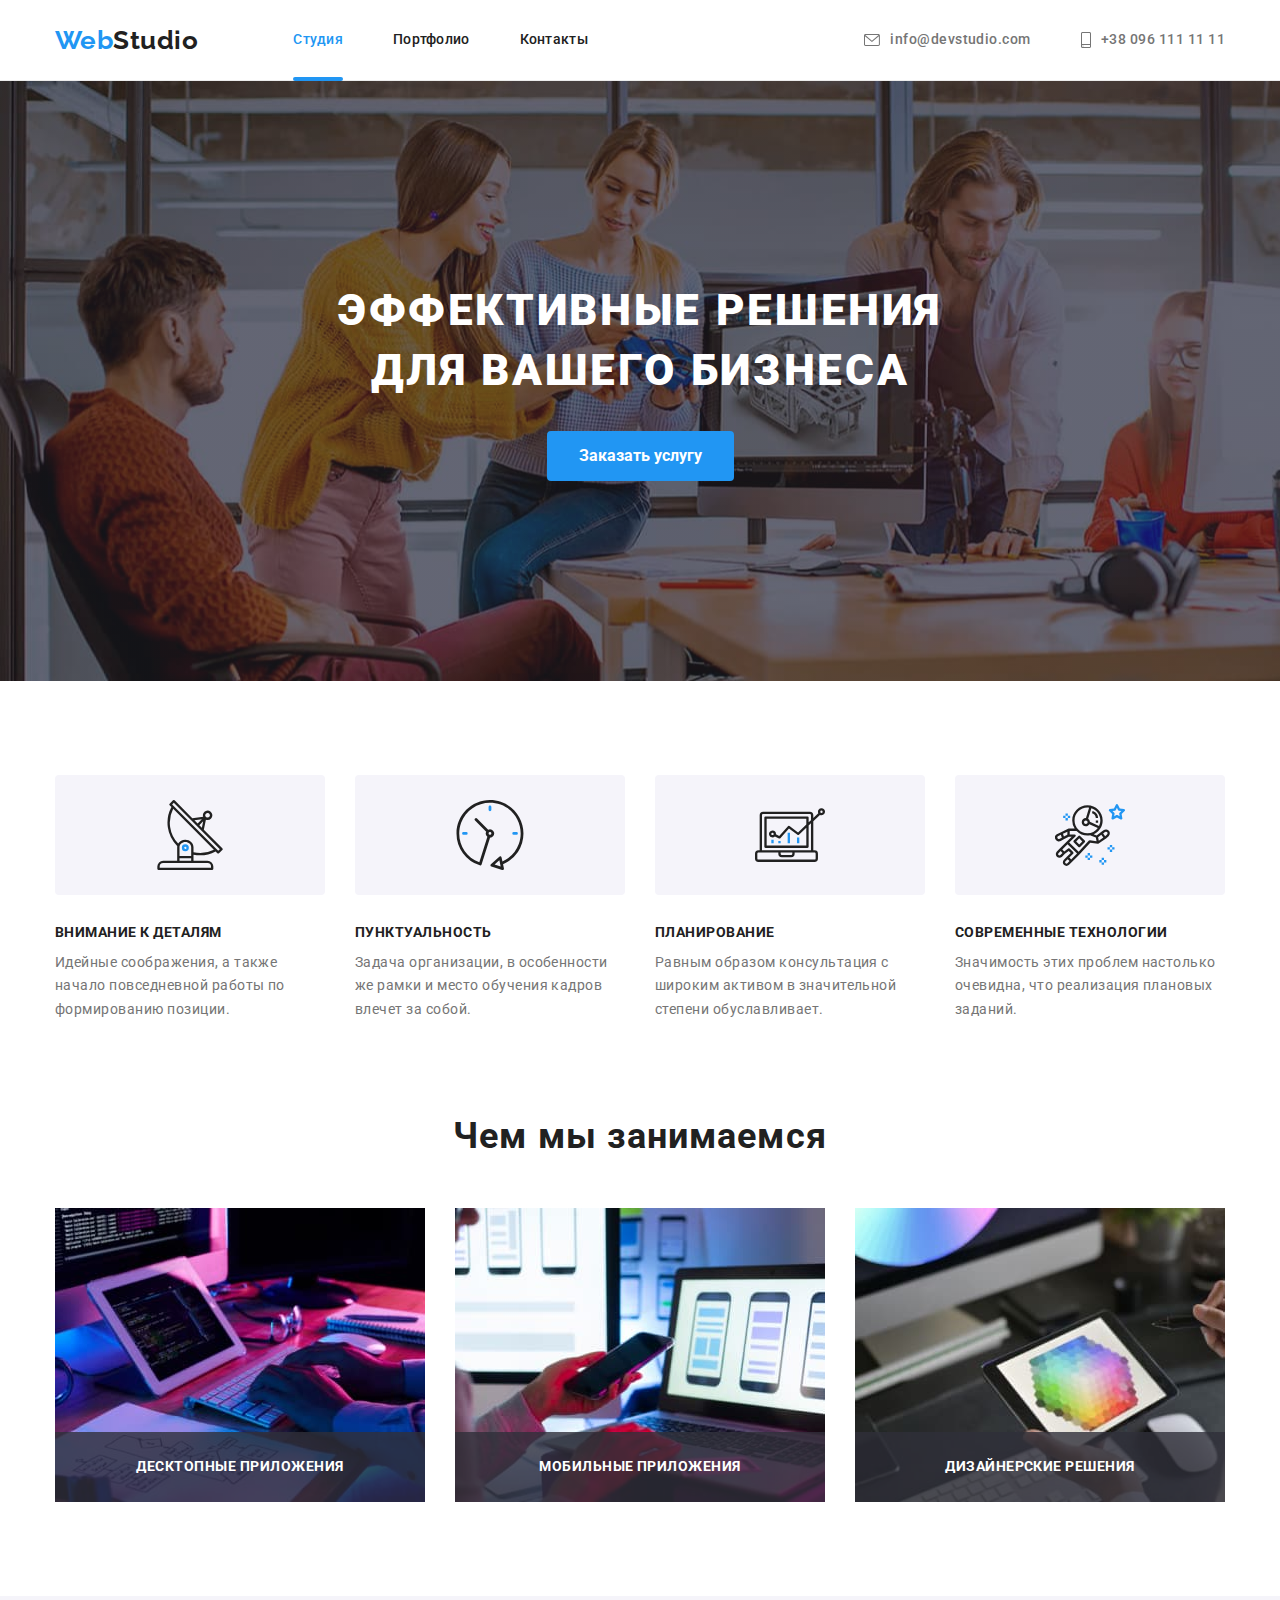
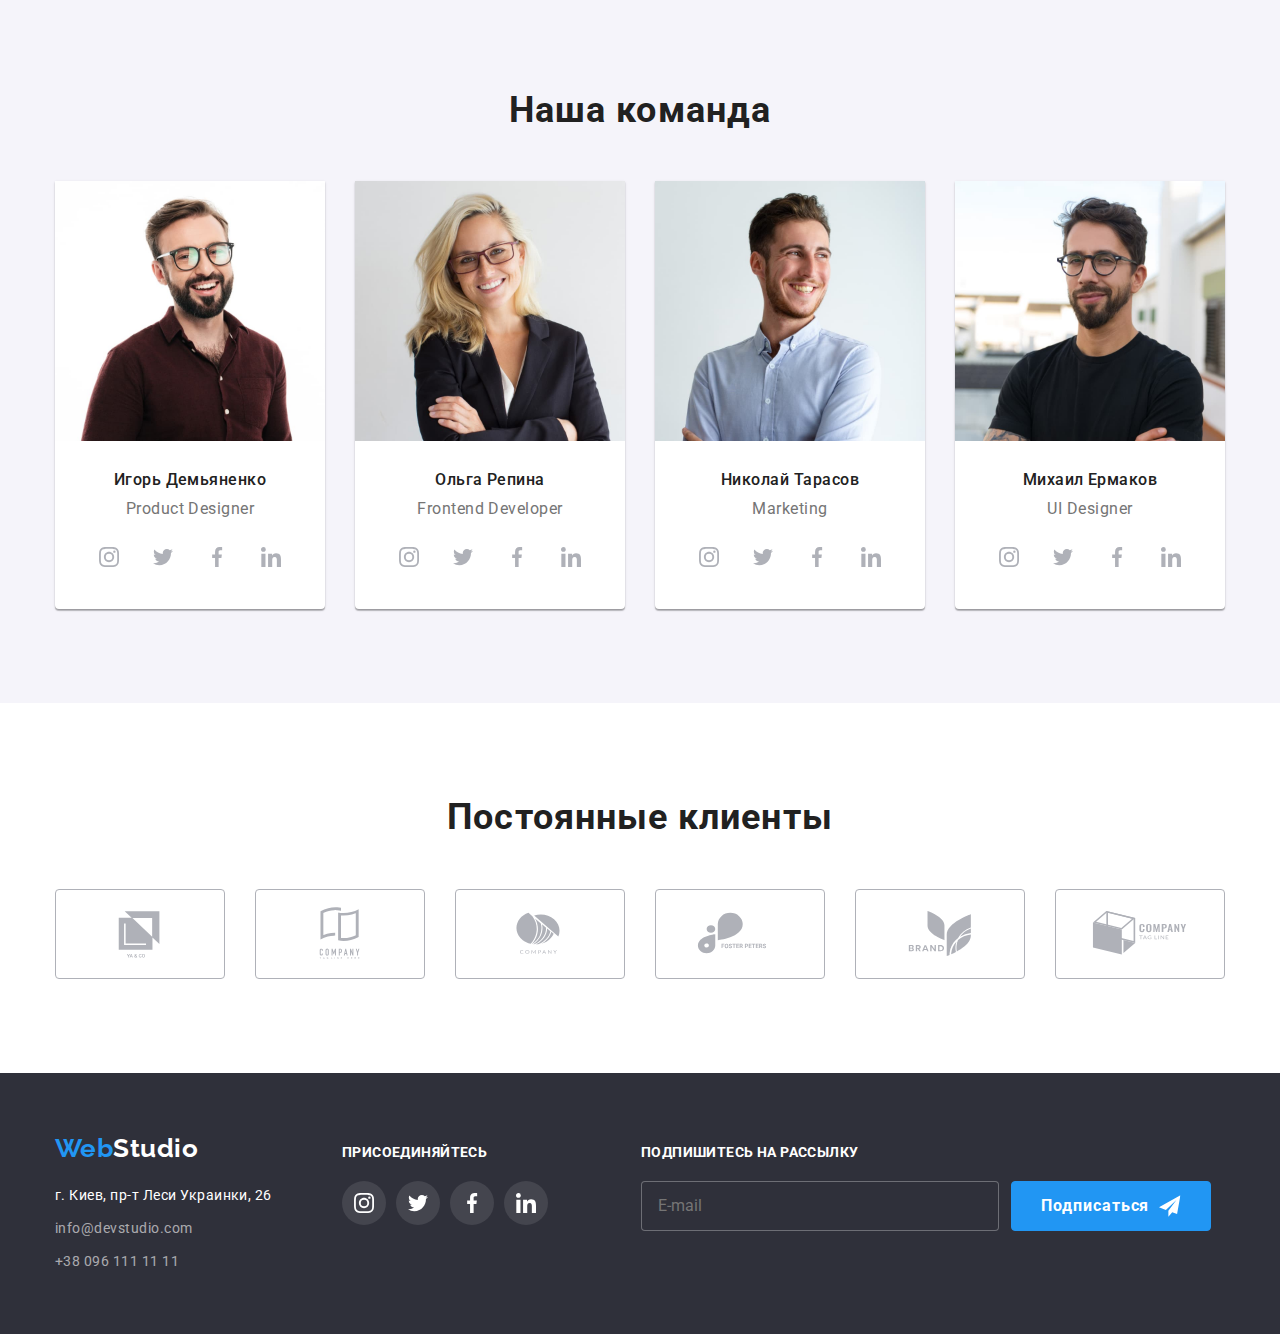
<file: index.html>
<!DOCTYPE html>
<html lang="en">
  <head>
    <meta charset="UTF-8" />
    <meta http-equiv="X-UA-Compatible" content="IE=edge" />
    <meta name="viewport" content="width=device-width, initial-scale=1.0" />
    <title>WebStudio</title>
    <link rel="preconnect" href="https://fonts.googleapis.com" />
    <link rel="preconnect" href="https://fonts.gstatic.com" crossorigin />
    <link
      href="https://fonts.googleapis.com/css2?family=Raleway:wght@700&family=Roboto:wght@400;500;700;900&display=swap"
      rel="stylesheet"
    />
    <link
      rel="stylesheet"
      href="https://cdnjs.cloudflare.com/ajax/libs/modern-normalize/1.1.0/modern-normalize.min.css"
    />
    <link rel="stylesheet" href="./css/styles.css" />
  </head>
  <body>
    <header>
      <div class="container nav">
        <nav>
          <a href="./index.html" class="logo"
            >Web<span class="logo-color">Studio</span></a
          >
          <ul class="site-nav list">
            <li class="item"><a href="" class="link current">Студия</a></li>
            <li class="item">
              <a href="./portfolio.html" class="link">Портфолио</a>
            </li>
            <li class="item"><a href="" class="link">Контакты</a></li>
          </ul>
        </nav>
        <ul class="auth-nav list">
          <li class="item">
            <a href="mailto:info@devstudio.com" class="contacts link">
              <svg class="header-icon" width="16" height="12">
                <use href="./images/symbol-defs.svg#icon-mail"></use>
              </svg>
              info@devstudio.com</a
            >
          </li>
          <li class="item">
            <a href="tel:+380961111111" class="contacts link"
              ><svg class="header-icon" width="10" height="16">
                <use href="./images/symbol-defs.svg#icon-smartphone"></use>
              </svg>
              +38 096 111 11 11</a
            >
          </li>
        </ul>
      </div>
    </header>
    <main>
      <section class="hero overlay">
        <div class="container">
          <h1 class="hero-title">
            Эффективные решения <br />
            для вашего бизнеса
          </h1>
          <button data-modal-open type="button" class="button-hero">
            Заказать услугу
          </button>
          <div class="backdrop is-hidden" data-modal>
            <div class="modal">
              <div class="form-data">
                <p class="form-title">
                  Оставьте свои данные, мы вам перезвоним
                </p>
                <form class="modal-form">
                  <div class="form-field">
                    <label for="name" class="form-label">Имя</label>
                    <input
                      class="form-input"
                      type="text"
                      name="name"
                      id="name"
                      placeholder=" "
                    />
                    <svg class="icon-modal" width="18" height="18">
                      <use
                        href="./images/symbol-defs.svg#icon-person-black-form"
                      ></use>
                    </svg>
                  </div>

                  <div class="form-field">
                    <label for="tel" class="form-label">Телефон</label>
                    <input
                      class="form-input"
                      type="tel"
                      name="tel"
                      id="tel"
                      placeholder=" "
                    />
                    <svg class="icon-modal" width="18" height="18">
                      <use
                        href="./images/symbol-defs.svg#icon-phone-form"
                      ></use>
                    </svg>
                  </div>

                  <div class="form-field">
                    <label for="email" class="form-label">Почта</label>
                    <input
                      class="form-input"
                      type="email"
                      name="email"
                      id="email"
                      placeholder=" "
                    />
                    <svg class="icon-modal" width="18" height="18">
                      <use
                        href="./images/symbol-defs.svg#icon-email-form"
                      ></use>
                    </svg>
                  </div>

                  <div class="form-textarea">
                    <label for="comment" class="form-label">Комментарий</label>
                    <textarea
                      class="textarea-input"
                      name="comment"
                      id="comment"
                      rows="8"
                      placeholder="Введите текст"
                    ></textarea>
                  </div>

                  <div class="form-checkbox">
                    <label class="checkbox-label">
                      <input
                        class="checkbox-input"
                        type="checkbox"
                        name="agree"
                        value="agreement"
                        id="agreement"
                      />
                      <span class="checkbox-icon"></span>
                      <span class="checkbox-span"
                        >Соглашаюсь с рассылкой и принимаю
                        <a href="" class="checkbox-link"
                          >Условия договора</a
                        ></span
                      >
                    </label>
                  </div>

                  <button type="submit" class="modal-form-button">
                    Отправить
                  </button>
                </form>
              </div>
              <button data-modal-close class="overlay-button">
                <svg class="close" width="11" height="11">
                  <use href="./images/symbol-defs.svg#icon-close"></use>
                </svg>
              </button>
            </div>
          </div>
        </div>
      </section>
      <section class="section">
        <div class="container">
          <h2 class="section-title visually-hidden">Наши преимущества</h2>
          <ul class="features list">
            <li class="item">
              <div class="icon-sizes">
                <svg class="features-icon">
                  <use href="./images/symbol-defs.svg#icon-antenna-1"></use>
                </svg>
              </div>
              <h3 class="title">Внимание к деталям</h3>
              <p class="features-description">
                Идейные соображения, а также начало повседневной работы по
                формированию позиции.
              </p>
            </li>
            <li class="item">
              <div class="icon-sizes">
                <svg class="features-icon">
                  <use href="./images/symbol-defs.svg#icon-clock-1"></use>
                </svg>
              </div>
              <h3 class="title">Пунктуальность</h3>
              <p class="features-description">
                Задача организации, в особенности же рамки и место обучения
                кадров влечет за собой.
              </p>
            </li>
            <li class="item">
              <div class="icon-sizes">
                <svg class="features-icon">
                  <use href="./images/symbol-defs.svg#icon-diagram-1"></use>
                </svg>
              </div>
              <h3 class="title">Планирование</h3>
              <p class="features-description">
                Равным образом консультация с широким активом в значительной
                степени обуславливает.
              </p>
            </li>
            <li class="item">
              <div class="icon-sizes">
                <svg class="features-icon">
                  <use href="./images/symbol-defs.svg#icon-astronaut-1"></use>
                </svg>
              </div>
              <h3 class="title">Современные технологии</h3>
              <p class="features-description">
                Значимость этих проблем настолько очевидна, что реализация
                плановых заданий.
              </p>
            </li>
          </ul>
        </div>
      </section>
      <section class="section no-top-padding">
        <div class="container">
          <h2 class="section-title">Чем мы занимаемся</h2>
          <ul class="directions-list list">
            <li class="item">
              <div class="direction-thumb">
                <img
                  src="./images/img.jpeg"
                  alt="Программирование"
                  width="370"
                />
                <div class="direction-description">
                  <p>Десктопные приложения</p>
                </div>
              </div>
            </li>
            <li class="item">
              <div class="direction-thumb">
                <img
                  src="./images/img2.jpeg"
                  alt="Мобильные приложения"
                  width="370"
                />
                <div class="direction-description">
                  <p>Мобильные приложения</p>
                </div>
              </div>
            </li>
            <li class="item">
              <div class="direction-thumb">
                <img src="./images/img3.jpeg" alt="Дизайн" width="370" />
                <div class="direction-description">
                  <p>Дизайнерские решения</p>
                </div>
              </div>
            </li>
          </ul>
        </div>
      </section>
      <section class="section team">
        <div class="container">
          <h2 class="section-title">Наша команда</h2>
          <ul class="members-list list">
            <li class="item">
              <img
                src="./images/img4.jpeg"
                alt="Игорь Демьяненко"
                width="270"
                class="member-photo"
              />
              <div class="member-description">
                <h3 class="member-name">Игорь Демьяненко</h3>
                <p class="work-position">Product Designer</p>

                <ul class="member-socials list">
                  <li class="social-link">
                    <a href="" class="items">
                      <svg class="social-icon" width="20" height="20">
                        <use
                          href="./images/symbol-defs.svg#icon-instagram-2"
                        ></use>
                      </svg>
                    </a>
                  </li>
                  <li class="social-link">
                    <a href="" class="items">
                      <svg class="social-icon" width="20" height="20">
                        <use
                          href="./images/symbol-defs.svg#icon-twitter-1"
                          width="20"
                          height="20"
                        ></use>
                      </svg>
                    </a>
                  </li>
                  <li class="social-link">
                    <a href="" class="items">
                      <svg class="social-icon" width="20" height="20">
                        <use
                          href="./images/symbol-defs.svg#icon-facebook-1"
                          width="20"
                          height="20"
                        ></use>
                      </svg>
                    </a>
                  </li>
                  <li class="social-link">
                    <a href="" class="items">
                      <svg class="social-icon" width="20" height="20">
                        <use
                          href="./images/symbol-defs.svg#icon-linkedin-1"
                          width="20"
                          height="20"
                        ></use>
                      </svg>
                    </a>
                  </li>
                </ul>
              </div>
            </li>
            <li class="item">
              <img
                src="./images/img5.jpeg"
                alt="Ольга Репина"
                width="270"
                class="member-photo"
              />
              <div class="member-description">
                <h3 class="member-name">Ольга Репина</h3>
                <p class="work-position">Frontend Developer</p>
                <ul class="member-socials list">
                  <li class="social-link">
                    <a href="" class="items">
                      <svg class="social-icon" width="20" height="20">
                        <use
                          href="./images/symbol-defs.svg#icon-instagram-2"
                        ></use>
                      </svg>
                    </a>
                  </li>
                  <li class="social-link">
                    <a href="" class="items">
                      <svg class="social-icon" width="20" height="20">
                        <use
                          href="./images/symbol-defs.svg#icon-twitter-1"
                        ></use>
                      </svg>
                    </a>
                  </li>
                  <li class="social-link">
                    <a href="" class="items">
                      <svg class="social-icon" width="20" height="20">
                        <use
                          href="./images/symbol-defs.svg#icon-facebook-1"
                        ></use>
                      </svg>
                    </a>
                  </li>
                  <li class="social-link">
                    <a href="" class="items">
                      <svg class="social-icon" width="20" height="20">
                        <use
                          href="./images/symbol-defs.svg#icon-linkedin-1"
                        ></use>
                      </svg>
                    </a>
                  </li>
                </ul>
              </div>
            </li>
            <li class="item">
              <img
                src="./images/img6.jpeg"
                alt="Николай Тарасов"
                width="270"
                class="member-photo"
              />
              <div class="member-description">
                <h3 class="member-name">Николай Тарасов</h3>
                <p class="work-position">Marketing</p>
                <ul class="member-socials list">
                  <li class="social-link">
                    <a href="" class="items">
                      <svg class="social-icon" width="20" height="20">
                        <use
                          href="./images/symbol-defs.svg#icon-instagram-2"
                        ></use>
                      </svg>
                    </a>
                  </li>
                  <li class="social-link">
                    <a href="" class="items">
                      <svg class="social-icon" width="20" height="20">
                        <use
                          href="./images/symbol-defs.svg#icon-twitter-1"
                        ></use>
                      </svg>
                    </a>
                  </li>
                  <li class="social-link">
                    <a href="" class="items">
                      <svg class="social-icon" width="20" height="20">
                        <use
                          href="./images/symbol-defs.svg#icon-facebook-1"
                        ></use>
                      </svg>
                    </a>
                  </li>
                  <li class="social-link">
                    <a href="" class="items">
                      <svg class="social-icon" width="20" height="20">
                        <use
                          href="./images/symbol-defs.svg#icon-linkedin-1"
                        ></use>
                      </svg>
                    </a>
                  </li>
                </ul>
              </div>
            </li>
            <li class="item">
              <img
                src="./images/img7.jpeg"
                alt="Михаил Ермаков"
                width="270"
                class="member-photo"
              />
              <div class="member-description">
                <h3 class="member-name">Михаил Ермаков</h3>
                <p class="work-position">UI Designer</p>
                <ul class="member-socials list">
                  <li class="social-link">
                    <a href="" class="items">
                      <svg class="social-icon" width="20" height="20">
                        <use
                          href="./images/symbol-defs.svg#icon-instagram-2"
                        ></use>
                      </svg>
                    </a>
                  </li>
                  <li class="social-link">
                    <a href="" class="items">
                      <svg class="social-icon" width="20" height="20">
                        <use
                          href="./images/symbol-defs.svg#icon-twitter-1"
                        ></use>
                      </svg>
                    </a>
                  </li>
                  <li class="social-link">
                    <a href="" class="items">
                      <svg class="social-icon" width="20" height="20">
                        <use
                          href="./images/symbol-defs.svg#icon-facebook-1"
                        ></use>
                      </svg>
                    </a>
                  </li>
                  <li class="social-link">
                    <a href="" class="items">
                      <svg class="social-icon" width="20" height="20">
                        <use
                          href="./images/symbol-defs.svg#icon-linkedin-1"
                        ></use>
                      </svg>
                    </a>
                  </li>
                </ul>
              </div>
            </li>
          </ul>
        </div>
      </section>
      <section class="section">
        <div class="container">
          <h2 class="section-title">Постоянные клиенты</h2>
          <ul class="clients list">
            <li class="client">
              <a href="" class="link-client">
                <svg class="logo-client" width="106" height="60">
                  <use href="./images/symbol-defs.svg#icon-Logo"></use>
                </svg>
              </a>
            </li>
            <li class="client">
              <a href="" class="link-client">
                <svg class="logo-client" width="106" height="60">
                  <use href="./images/symbol-defs.svg#icon-Logo-2"></use>
                </svg>
              </a>
            </li>
            <li class="client">
              <a href="" class="link-client">
                <svg class="logo-client" width="106" height="60">
                  <use href="./images/symbol-defs.svg#icon-Logo-3"></use>
                </svg>
              </a>
            </li>
            <li class="client">
              <a href="" class="link-client">
                <svg class="logo-client" width="106" height="60">
                  <use href="./images/symbol-defs.svg#icon-Logo-4"></use>
                </svg>
              </a>
            </li>
            <li class="client">
              <a href="" class="link-client">
                <svg class="logo-client" width="106" height="60">
                  <use href="./images/symbol-defs.svg#icon-Logo-5"></use>
                </svg>
              </a>
            </li>
            <li class="client">
              <a href="" class="link-client">
                <svg class="logo-client" width="106" height="60">
                  <use href="./images/symbol-defs.svg#icon-Logo-6"></use>
                </svg>
              </a>
            </li>
          </ul>
        </div>
      </section>
    </main>
    <footer class="footer">
      <div class="container">
        <div class="footer-section">
          <a href="./index.html" class="logo"
            >Web<span class="logo-bottom">Studio</span></a
          >

          <address>
            <span class="street">г. Киев, пр-т Леси Украинки, 26</span>
            <ul class="list">
              <li class="list-item">
                <a href="mailto:info@devstudio.com" class="contacts-bottom link"
                  >info@devstudio.com</a
                >
              </li>
              <li class="list-item">
                <a href="tel:+380961111111" class="contacts-bottom link"
                  >+38 096 111 11 11</a
                >
              </li>
            </ul>
          </address>
        </div>
        <div class="footer-section social">
          <h3 class="footer-title">Присоединяйтесь</h3>
          <ul class="member-socials list">
            <li class="social-link-footer">
              <a href="" class="items">
                <svg class="social-icon" width="20" height="20">
                  <use href="./images/symbol-defs.svg#icon-instagram-2"></use>
                </svg>
              </a>
            </li>
            <li class="social-link-footer">
              <a href="" class="items">
                <svg class="social-icon" width="20" height="20">
                  <use href="./images/symbol-defs.svg#icon-twitter-1"></use>
                </svg>
              </a>
            </li>
            <li class="social-link-footer">
              <a href="" class="items">
                <svg class="social-icon" width="20" height="20">
                  <use href="./images/symbol-defs.svg#icon-facebook-1"></use>
                </svg>
              </a>
            </li>
            <li class="social-link-footer">
              <a href="" class="items">
                <svg class="social-icon" width="20" height="20">
                  <use href="./images/symbol-defs.svg#icon-linkedin-1"></use>
                </svg>
              </a>
            </li>
          </ul>
        </div>
        <div class="subscription-section">
          <h3 class="footer-title">подпишитесь на рассылку</h3>
          <form class="footer-form">
            <input
              type="email"
              name="Email"
              id="email-footer"
              placeholder="E-mail"
              class="footer-input"
            />
            <button class="subscription-button" type="submit">
              Подписаться
              <svg width="24px" height="24px" class="telegram-icon">
                <use href="./images/symbol-defs.svg#icon-icon-form"></use>
              </svg>
            </button>
          </form>
        </div>
      </div>
    </footer>
    <script src="./js/modal.js"></script>
  </body>
</html>
</file>
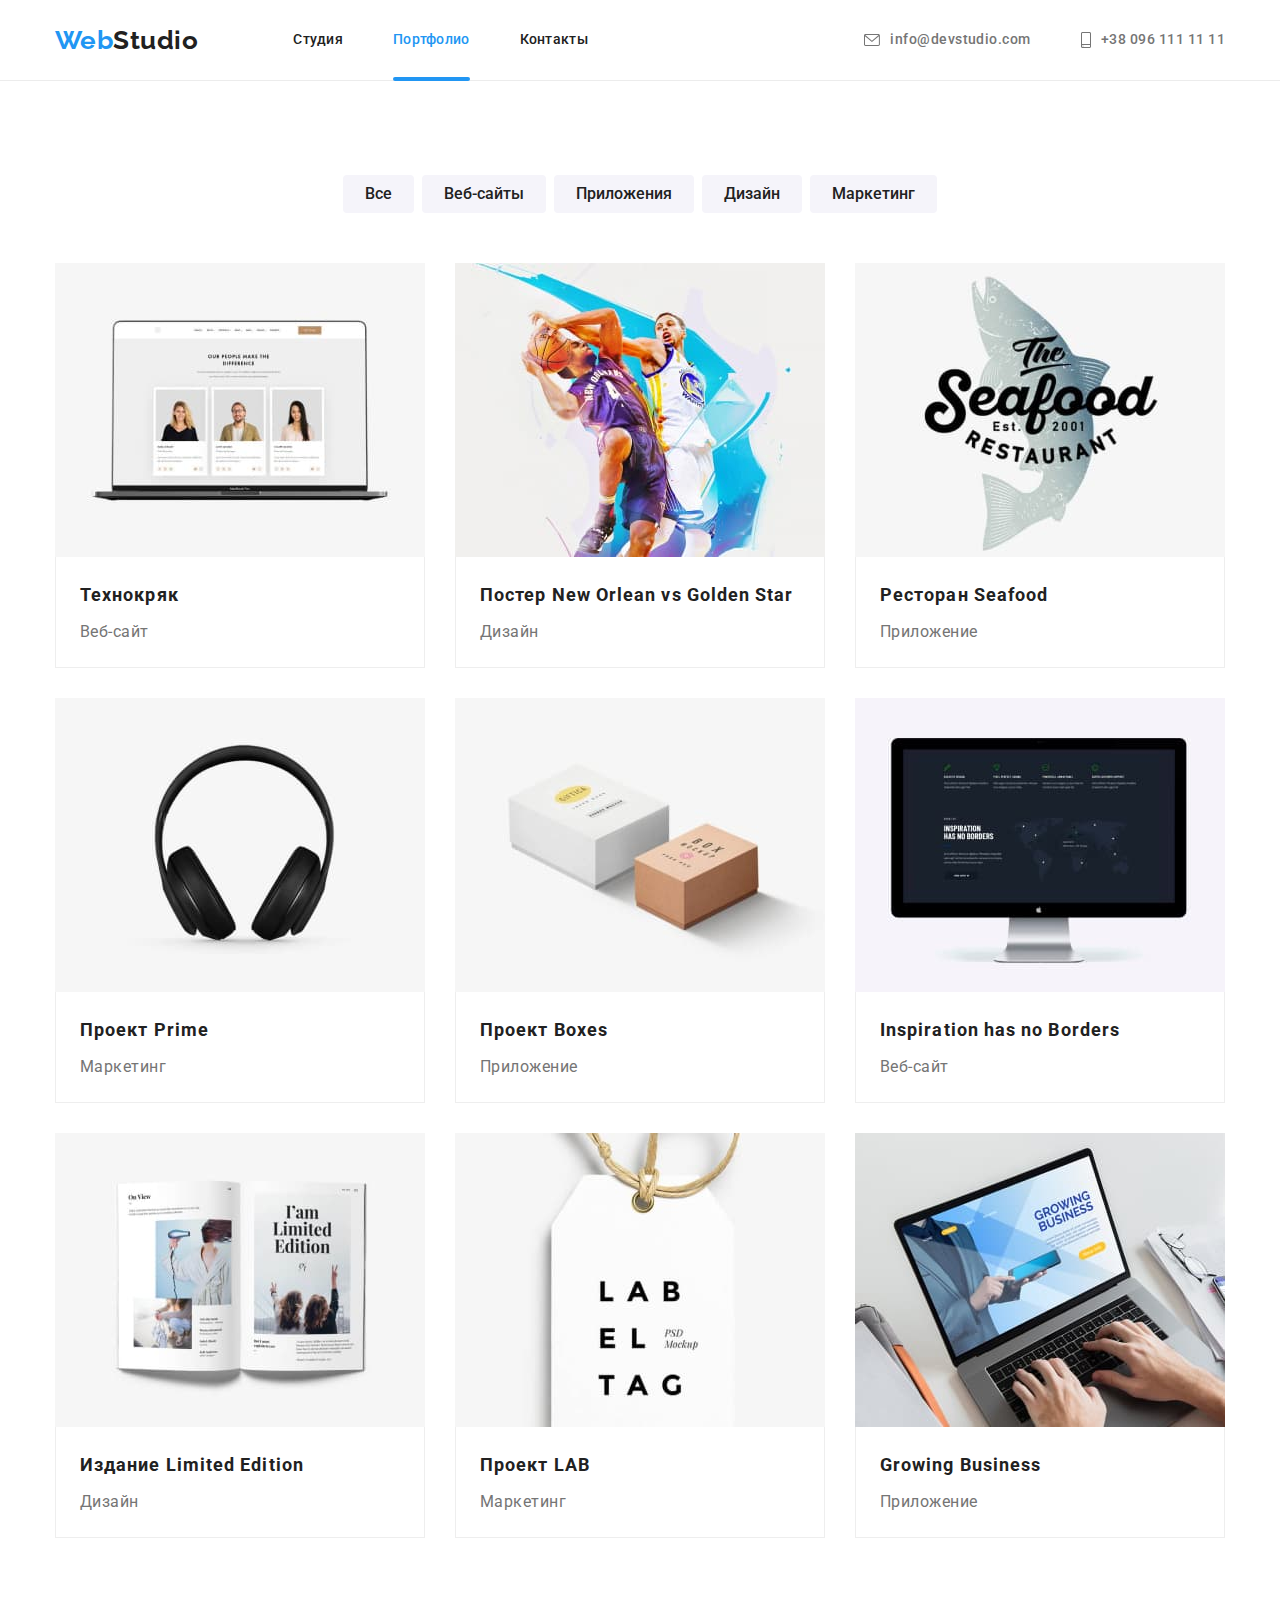
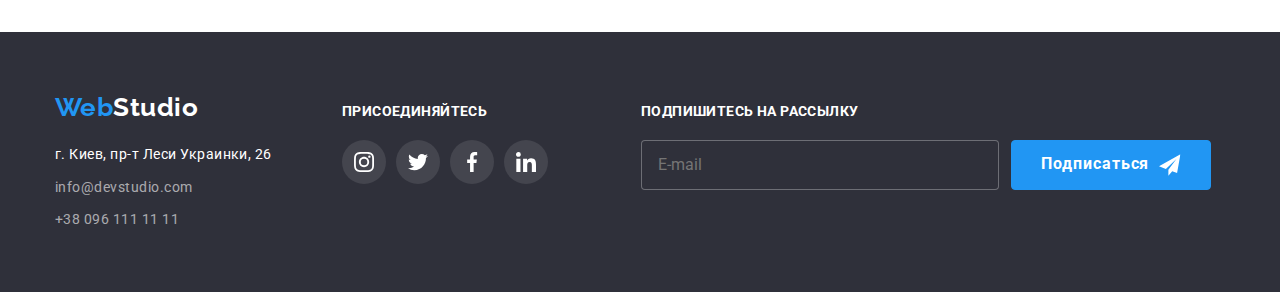
<file: portfolio.html>
<!DOCTYPE html>
<html lang="en">
  <head>
    <meta charset="UTF-8" />
    <meta http-equiv="X-UA-Compatible" content="IE=edge" />
    <meta name="viewport" content="width=device-width, initial-scale=1.0" />
    <title>WebStudio</title>
    <link rel="preconnect" href="https://fonts.googleapis.com" />
    <link rel="preconnect" href="https://fonts.gstatic.com" crossorigin />
    <link
      href="https://fonts.googleapis.com/css2?family=Raleway:wght@700&family=Roboto:wght@400;500;700;900&display=swap"
      rel="stylesheet"
    />
    <link
      rel="stylesheet"
      href="https://cdnjs.cloudflare.com/ajax/libs/modern-normalize/1.1.0/modern-normalize.min.css"
    />
    <link rel="stylesheet" href="./css/styles.css" />
  </head>
  <body>
    <header>
      <div class="container nav">
        <nav>
          <a href="./index.html" class="logo"
            >Web<span class="logo-color">Studio</span></a
          >
          <ul class="site-nav list">
            <li class="item"><a href="./index.html" class="link">Студия</a></li>
            <li class="item">
              <a href="" class="link current">Портфолио</a>
            </li>
            <li class="item"><a href="" class="link">Контакты</a></li>
          </ul>
        </nav>
        <ul class="auth-nav list">
          <li class="item">
            <a href="mailto:info@devstudio.com" class="contacts link">
              <svg class="header-icon" width="16" height="12">
                <use href="./images/symbol-defs.svg#icon-mail"></use>
              </svg>
              info@devstudio.com</a
            >
          </li>
          <li class="item">
            <a href="tel:+380961111111" class="contacts link"
              ><svg class="header-icon" width="10" height="16">
                <use href="./images/symbol-defs.svg#icon-smartphone"></use>
              </svg>
              +38 096 111 11 11</a
            >
          </li>
        </ul>
      </div>
    </header>
    <main>
      <section class="section">
        <div class="container">
          <h1 class="visually-hidden">Портфолио</h1>
          <ul class="portfolio-buttons list">
            <li class="item">
              <button type="button" class="button">Все</button>
            </li>
            <li class="item">
              <button type="button" class="button">Веб-сайты</button>
            </li>
            <li class="item">
              <button type="button" class="button">Приложения</button>
            </li>
            <li class="item">
              <button type="button" class="button">Дизайн</button>
            </li>
            <li class="item">
              <button type="button" class="button">Маркетинг</button>
            </li>
          </ul>
          <h2 class="visually-hidden">Примеры работ</h2>
          <ul class="examples list">
            <li class="card">
              <a href="" class="link"
                ><div class="card-overlay">
                  <img
                    src="./images/portfolio.jpeg"
                    alt="Технокряк"
                    width="370"
                    class="card-img"
                  />
                  <div class="big-description">
                    Технокряк это современная площадка распространения
                    коронавируса. Компании используют эту платформу для
                    цифрового шпионажа и атак на защищённые сервера конкурентов.
                  </div>
                </div>
                <div class="project-description">
                  <h3 class="project-name">Технокряк</h3>
                  <p class="product-type">Веб-сайт</p>
                </div>
              </a>
            </li>
            <li class="card">
              <a href="" class="link">
                <div class="card-overlay">
                  <img
                    src="./images/portfolio2.jpeg"
                    alt="Постер New Orlean vs Golden Star"
                    width="370"
                    class="card-img"
                  />
                  <div class="big-description">
                    Технокряк это современная площадка распространения
                    коронавируса. Компании используют эту платформу для
                    цифрового шпионажа и атак на защищённые сервера конкурентов.
                  </div>
                </div>
                <div class="project-description">
                  <h3 class="project-name">Постер New Orlean vs Golden Star</h3>
                  <p class="product-type">Дизайн</p>
                </div>
              </a>
            </li>
            <li class="card">
              <a href="" class="link"
                ><div class="card-overlay">
                  <img
                    src="./images/portfolio3.jpeg"
                    alt="Ресторан Seafood"
                    width="370"
                    class="card-img"
                  />
                  <div class="big-description">
                    Технокряк это современная площадка распространения
                    коронавируса. Компании используют эту платформу для
                    цифрового шпионажа и атак на защищённые сервера конкурентов.
                  </div>
                </div>
                <div class="project-description">
                  <h3 class="project-name">Ресторан Seafood</h3>
                  <p class="product-type">Приложение</p>
                </div>
              </a>
            </li>
            <li class="card">
              <a href="" class="link"
                ><div class="card-overlay">
                  <img
                    src="./images/portfolio4.jpeg"
                    alt="Проект Prime"
                    width="370"
                    class="card-img"
                  />
                  <div class="big-description">
                    Технокряк это современная площадка распространения
                    коронавируса. Компании используют эту платформу для
                    цифрового шпионажа и атак на защищённые сервера конкурентов.
                  </div>
                </div>
                <div class="project-description">
                  <h3 class="project-name">Проект Prime</h3>
                  <p class="product-type">Маркетинг</p>
                </div>
              </a>
            </li>
            <li class="card">
              <a href="" class="link"
                ><div class="card-overlay">
                  <img
                    src="./images/portfolio5.jpeg"
                    alt="Проект Boxes"
                    width="370"
                    class="card-img"
                  />
                  <div class="big-description">
                    Технокряк это современная площадка распространения
                    коронавируса. Компании используют эту платформу для
                    цифрового шпионажа и атак на защищённые сервера конкурентов.
                  </div>
                </div>
                <div class="project-description">
                  <h3 class="project-name">Проект Boxes</h3>
                  <p class="product-type">Приложение</p>
                </div>
              </a>
            </li>
            <li class="card">
              <a href="" class="link"
                ><div class="card-overlay">
                  <img
                    src="./images/portfolio6.jpeg"
                    alt="Inspiration has no Borders"
                    width="370"
                    class="card-img"
                  />
                  <div class="big-description">
                    Технокряк это современная площадка распространения
                    коронавируса. Компании используют эту платформу для
                    цифрового шпионажа и атак на защищённые сервера конкурентов.
                  </div>
                </div>
                <div class="project-description">
                  <h3 class="project-name">Inspiration has no Borders</h3>
                  <p class="product-type">Веб-сайт</p>
                </div>
              </a>
            </li>
            <li class="card">
              <a href="" class="link"
                ><div class="card-overlay">
                  <img
                    src="./images/portfolio7.jpeg"
                    alt="Издание Limited Edition"
                    width="370"
                    class="card-img"
                  />
                  <div class="big-description">
                    Технокряк это современная площадка распространения
                    коронавируса. Компании используют эту платформу для
                    цифрового шпионажа и атак на защищённые сервера конкурентов.
                  </div>
                </div>
                <div class="project-description">
                  <h3 class="project-name">Издание Limited Edition</h3>
                  <p class="product-type">Дизайн</p>
                </div>
              </a>
            </li>
            <li class="card">
              <a href="" class="link"
                ><div class="card-overlay">
                  <img
                    src="./images/portfolio8.jpeg"
                    alt="Проект LAB"
                    width="370"
                    class="card-img"
                  />
                  <div class="big-description">
                    Технокряк это современная площадка распространения
                    коронавируса. Компании используют эту платформу для
                    цифрового шпионажа и атак на защищённые сервера конкурентов.
                  </div>
                </div>
                <div class="project-description">
                  <h3 class="project-name">Проект LAB</h3>
                  <p class="product-type">Маркетинг</p>
                </div>
              </a>
            </li>
            <li class="card">
              <a href="" class="link"
                ><div class="card-overlay">
                  <img
                    src="./images/portfolio9.jpeg"
                    alt="Growing Business"
                    width="370"
                    class="card-img"
                  />
                  <div class="big-description">
                    Технокряк это современная площадка распространения
                    коронавируса. Компании используют эту платформу для
                    цифрового шпионажа и атак на защищённые сервера конкурентов.
                  </div>
                </div>
                <div class="project-description">
                  <h3 class="project-name">Growing Business</h3>
                  <p class="product-type">Приложение</p>
                </div>
              </a>
            </li>
          </ul>
        </div>
      </section>
    </main>
    <footer class="footer">
      <div class="container">
        <div class="footer-section">
          <a href="./index.html" class="logo"
            >Web<span class="logo-bottom">Studio</span></a
          >

          <address>
            <span class="street">г. Киев, пр-т Леси Украинки, 26</span>
            <ul class="list">
              <li class="list-item">
                <a href="mailto:info@devstudio.com" class="contacts-bottom link"
                  >info@devstudio.com</a
                >
              </li>
              <li class="list-item">
                <a href="tel:+380961111111" class="contacts-bottom link"
                  >+38 096 111 11 11</a
                >
              </li>
            </ul>
          </address>
        </div>
        <div class="footer-section social">
          <h3 class="footer-title">Присоединяйтесь</h3>
          <ul class="member-socials list">
            <li class="social-link-footer">
              <a href="" class="items">
                <svg class="social-icon" width="20" height="20">
                  <use href="./images/symbol-defs.svg#icon-instagram-2"></use>
                </svg>
              </a>
            </li>
            <li class="social-link-footer">
              <a href="" class="items">
                <svg class="social-icon" width="20" height="20">
                  <use href="./images/symbol-defs.svg#icon-twitter-1"></use>
                </svg>
              </a>
            </li>
            <li class="social-link-footer">
              <a href="" class="items">
                <svg class="social-icon" width="20" height="20">
                  <use href="./images/symbol-defs.svg#icon-facebook-1"></use>
                </svg>
              </a>
            </li>
            <li class="social-link-footer">
              <a href="" class="items">
                <svg class="social-icon" width="20" height="20">
                  <use href="./images/symbol-defs.svg#icon-linkedin-1"></use>
                </svg>
              </a>
            </li>
          </ul>
        </div>
        <div class="subscription-section">
          <h3 class="footer-title">подпишитесь на рассылку</h3>
          <form class="footer-form">
            <input
              type="email"
              name="Email"
              id="email-footer"
              placeholder="E-mail"
              class="footer-input"
            />
            <button class="subscription-button" type="submit">
              Подписаться
              <svg width="24px" height="24px" class="telegram-icon">
                <use href="./images/symbol-defs.svg#icon-icon-form"></use>
              </svg>
            </button>
          </form>
        </div>
      </div>
    </footer>
  </body>
</html>
</file>
<file: css/styles.css>
/*цвет основного текста #212121 */
/* вторичный цвет  #757575*/
/* белый цвет #FFFFFF */
/* акцент color #2196F3 */
/* вторичный цвет фона #F5F4FA */

:root {
  --primary-text-color: #212121;
  --secondary-text-color: #757575;
  --white-color: #ffffff;
  --accent-color: #2196f3;
  --secondary-background-color: #f5f4fa;
}

h1,
h2,
h3,
h4,
h5,
h6,
p,
ul {
  margin: 0;
  padding: 0;
}

body {
  background-color: var(--white-color);
  color: #212121;
  font-family: roboto, sans-serif;
  letter-spacing: 0.03em;
}
header {
  border-bottom: 1px solid #ececec;
}

img {
  display: block;
}

textarea {
  resize: none;
}

.list {
  list-style: none;
}

.link {
  text-decoration: none;
}

.container {
  margin-right: auto;
  margin-left: auto;
  width: 1200px;
  padding-left: 15px;
  padding-right: 15px;
  /* outline: 2px solid green; */
}

/* logo */

.logo {
  color: var(--accent-color);
  text-decoration: none;
  font-family: raleway, sans-serif;
  font-weight: 700;
  font-size: 26px;
  line-height: 1.19;
}

.logo-color {
  color: var(--primary-text-color);
}

/* site-nav */

.site-nav {
  display: flex;
  margin-left: 95px;
}

.site-nav .item:not(:last-child) {
  margin-right: 50px;
}

.site-nav .link {
  color: var(--primary-text-color);
  font-weight: 500;
  font-size: 14px;
  line-height: 1.14;
  letter-spacing: 0.02em;
  padding-top: 32px;
  padding-bottom: 32px;
  display: block;
  transition-property: color;
  transition-duration: 250ms;
  transition-timing-function: cubic-bezier(0.4, 0, 0.2, 1);
}

.site-nav .link:hover,
.site-nav .link:focus {
  color: var(--accent-color);
}

.site-nav .link.current {
  color: var(--accent-color);
}
.site-nav .item {
  position: relative;
}

.site-nav .link.current::after {
  position: absolute;
  display: inline-block;
  content: "";
  width: 100%;
  height: 4px;
  background-color: var(--accent-color);
  bottom: -1px;
  right: 0;
  border-radius: 2px;
}

/* auth nav */

.auth-nav {
  display: flex;
}

nav {
  display: flex;
  align-items: center;
}

.container.nav {
  display: flex;
  justify-content: space-between;
}

.container .auth-nav {
  justify-content: flex-end;
}

.auth-nav .contacts {
  color: var(--secondary-text-color);
  font-weight: 500;
  font-size: 14px;
  line-height: 1.14;
  transition-property: color;
  transition-duration: 250ms;
  transition-timing-function: cubic-bezier(0.4, 0, 0.2, 1);
}

.header-icon {
  margin-right: 10px;
  fill: currentColor;
}

.auth-nav .contacts:hover,
.auth-nav .contacts:focus,
.contacts.link:hover,
.contacts.link:focus {
  color: var(--accent-color);
  fill: var(--accent-color);
}

.auth-nav .item:not(:last-child) {
  margin-right: 50px;
}

.auth-nav .contacts {
  padding-top: 32px;
  padding-bottom: 32px;
  display: block;
}

.contacts.link {
  display: flex;
  align-items: center;
}

/* hero */

.hero {
  background-color: #2f303a;
  text-align: center;
  padding-top: 200px;
  padding-bottom: 200px;
}

.hero.overlay {
  max-width: 1600px;
  margin: 0 auto;
  background-image: linear-gradient(
      to right,
      rgba(47, 48, 58, 0.4),
      rgba(47, 48, 58, 0.4)
    ),
    url(../images/background-hero.jpeg);
  background-size: cover;
}

.hero-title {
  color: #ffffff;
  font-size: 44px;
  line-height: 1.36;
  font-weight: 900;
  letter-spacing: 0.06em;
  text-transform: uppercase;
  margin-bottom: 30px;
}

.button-hero {
  color: var(--white-color);
  background-color: var(--accent-color);
  border: none;
  font-weight: 700;
  font-size: 16px;
  line-height: 1.87;
  cursor: pointer;
  font-family: inherit;
  border-radius: 4px;
  padding: 10px 32px;
  transition-property: background-color;
  transition-duration: 250ms;
  transition-timing-function: cubic-bezier(0.4, 0, 0.2, 1);
}

.button-hero:hover,
.button-hero:focus {
  background-color: #188ce8;
}

.backdrop {
  z-index: 9;
  position: fixed;
  top: 0;
  left: 0;
  width: 100%;
  height: 100%;
  opacity: 1;
  background-color: rgba(0, 0, 0, 0.2);
  transition: opacity 250ms cubic-bezier(0.4, 0, 0.2, 1);
}

.backdrop.is-hidden {
  opacity: 0;
  pointer-events: none;
}

.modal {
  position: absolute;
  top: 50%;
  left: 50%;
  min-width: 528px;
  min-height: 521px;
  padding: 40px;
  border-radius: 4px;
  z-index: 10;
  background-color: var(--white-color);
  transition: transform 250ms cubic-bezier(0.4, 0, 0.2, 1);
  transform: translate(-50%, -50%);
  box-shadow: 0px 1px 3px rgba(0, 0, 0, 0.12), 0px 1px 1px rgba(0, 0, 0, 0.14),
    0px 2px 1px rgba(0, 0, 0, 0.2);
}

.is-hidden .modal {
  transform: translate(-50%, -50%) scale(0.1);
}

.overlay-button {
  position: absolute;
  top: 8px;
  right: 8px;
  color: var(--accent-color);
  border-radius: 50%;
  display: flex;
  justify-content: center;
  align-items: center;
  width: 30px;
  height: 30px;
  border-radius: 50%;
  border: 1px solid rgba(0, 0, 0, 0.1);
  background-color: #ffffff;
  color: var(--primary-text-color);
  cursor: pointer;
  transition: color 250ms cubic-bezier(0.4, 0, 0.2, 1);
}

.close {
  fill: currentColor;
}

.overlay-button:hover,
.overlay-button:focus {
  color: var(--accent-color);
}

/* оформление формы */
.form-title {
  font-weight: 700;
  font-size: 20px;
  line-height: 1.15;
  text-align: center;
  letter-spacing: 0.03em;
  margin-bottom: 12px;
}

.form-data {
  max-width: 448px;
  margin: 0 auto;
}

.form-field {
  margin-bottom: 10px;
  display: flex;
  flex-direction: column;
  position: relative;
}

.form-textarea {
  display: flex;
  flex-direction: column;
  margin-bottom: 20px;
}

.form-checkbox {
  margin-bottom: 30px;
}

.form-label {
  margin-right: auto;
  margin-bottom: 4px;
  font-size: 12px;
  line-height: 1.16;
  letter-spacing: 0.01em;
  color: var(--secondary-text-color);
}

.modal-form-button {
  padding-top: 10px;
  padding-bottom: 10px;
  padding-right: 55px;
  padding-left: 56px;
  width: 200px;
  height: 50px;
  font-weight: 700;
  font-size: 16px;
  line-height: 1.87;
  letter-spacing: 0.06em;
  border: transparent;
  border-radius: 4px;
  color: var(--white-color);
  background-color: var(--accent-color);
  transition: box-shadow 250ms cubic-bezier(0.4, 0, 0.2, 1);
}

.modal-form-button:hover,
.modal-form-button:focus {
  box-shadow: 0px 1px 3px rgba(0, 0, 0, 0.12), 0px 1px 1px rgba(0, 0, 0, 0.14),
    0px 2px 1px rgba(0, 0, 0, 0.2);
}

.form-input {
  padding-top: 12px;
  padding-bottom: 12px;
  padding-right: 16px;
  padding-left: 42px;
  border: 1px solid rgba(33, 33, 33, 0.2);
  border-radius: 4px;
  font-size: 12px;
  line-height: 1.16;
  transition: border-color 250ms cubic-bezier(0.4, 0, 0.2, 1);
}

.textarea-input {
  padding: 12px 16px;
  border: 1px solid rgba(33, 33, 33, 0.2);
  border-radius: 4px;
  font-size: 12px;
  line-height: 1.16;
  transition: border-color 250ms cubic-bezier(0.4, 0, 0.2, 1);
}

.form-input:focus {
  outline: none;
  border-color: var(--accent-color);
}

.form-input::placeholder {
  font-size: 12px;
  line-height: 1.16;
  letter-spacing: 0.01em;
  color: rgba(117, 117, 117, 0.5);
}

.textarea-input:focus {
  outline: none;
  border-color: var(--accent-color);
}

.textarea-input::placeholder {
  font-size: 12px;
  line-height: 1.16;
  letter-spacing: 0.01em;
  color: rgba(117, 117, 117, 0.5);
}
.checkbox-input {
  position: absolute;
  width: 1px;
  height: 1px;
  margin: -1px;
  border: 0;
  padding: 0;

  white-space: nowrap;
  clip-path: inset(100%);
  clip: rect(0 0 0 0);
  overflow: hidden;
}

.checkbox-icon {
  display: inline-block;
  width: 15px;
  height: 15px;
  border: 2px solid black;
  border-radius: 2px;
  margin-right: 8px;
}

.checkbox-label {
  display: flex;
  align-items: center;
  justify-content: center;
}

.checkbox-input:checked + .checkbox-icon {
  border: var(--accent-color);
  background-color: var(--accent-color);
  background-image: url(../images/icon-check.svg);
  background-size: contain;
  background-repeat: no-repeat;
  background-origin: border-box;
  background-position: center;
}

.checkbox-span {
  font-weight: 400;
  font-size: 14px;
  line-height: 1.71;
  letter-spacing: 0.03em;
  color: #757575;
}

.checkbox-link {
  color: var(--accent-color);
}

.icon-modal {
  fill: currentColor;
  position: absolute;
  top: 50%;
  left: 15px;
  transition: color 250ms cubic-bezier(0.4, 0, 0.2, 1);
}

.form-input:focus + .icon-modal {
  color: var(--accent-color);
}
/* section */

.section {
  padding-top: 94px;
  padding-bottom: 94px;
}

.section-title {
  color: var(--primary-text-color);
  font-weight: 700;
  font-size: 36px;
  line-height: 1.16;
  text-align: center;
  margin-bottom: 50px;
  letter-spacing: 0.03em;
}

.no-top-padding {
  padding-top: 0;
}

/* hidden titles */

.visually-hidden {
  position: absolute;
  width: 1px;
  height: 1px;
  margin: -1px;
  border: 0;
  padding: 0;

  white-space: nowrap;
  clip-path: inset(100%);
  clip: rect(0 0 0 0);
  overflow: hidden;
}

/* features */
.features {
  display: flex;
}

.features .item {
  width: 270px;
}

.features .item:not(:last-child) {
  margin-right: 30px;
}

/* иконки преимуществ */
.icon-sizes {
  width: 270px;
  height: 120px;
  display: flex;
  justify-content: center;
  align-items: center;
  background-color: #f5f4fa;
  border-radius: 4px;
  margin-bottom: 30px;
}

.features-icon {
  width: 70px;
  height: 70px;
}

.features .title {
  color: var(--primary-text-color);
  font-weight: 700;
  font-size: 14px;
  line-height: 1.14;
  text-transform: uppercase;
  margin-bottom: 10px;
}

/* абзацы преимуществ */
.features-description {
  color: var(--secondary-text-color);
  font-size: 14px;
  line-height: 1.7;
}

/* directions list */
.directions-list {
  color: var(--primary-text-color);
  display: flex;
}

.directions-list .item {
  width: calc((100% - 60px) / 3);
  margin-right: 30px;
}

.directions-list .item:nth-child(3n) {
  margin-right: 0px;
}

.direction-thumb {
  position: relative;
  height: 294px;
}

.direction-description {
  position: absolute;
  bottom: 0;
  right: 0;
  text-align: center;
  width: 100%;
  padding-top: 27px;
  padding-bottom: 27px;
  background-color: rgba(47, 48, 58, 0.8);
  font-weight: 700;
  font-size: 14px;
  line-height: 1.14;
  letter-spacing: 0.03;
  text-transform: uppercase;
  color: var(--white-color);
  background-color: rgba(47, 48, 58, 0.8);
}

/* button */
.button {
  color: var(--primary-text-color);
  background-color: var(--secondary-background-color);
  font-weight: 500;
  font-size: 16px;
  line-height: 1.62;
  cursor: pointer;
  font-family: inherit;
  border-radius: 4px;
  padding: 6px 22px;
  border: none;
}

.button:hover,
.button:focus {
  color: var(--white-color);
  background-color: var(--accent-color);
}

/* section team */

.section.team {
  background-color: #f5f4fa;
}
.members-list {
  display: flex;
}

.members-list .item {
  width: calc((100% - 90px) / 4);
  margin-right: 30px;
  background-color: var(--white-color);
  box-shadow: 0px 1px 3px rgba(0, 0, 0, 0.12), 0px 1px 1px rgba(0, 0, 0, 0.14),
    0px 2px 1px rgba(0, 0, 0, 0.2);
  border-radius: 0px 0px 4px 4px;
}

.members-list .item:nth-child(4n) {
  margin-right: 0px;
}

/* member name */
.member-name {
  font-weight: 500;
  font-size: 16px;
  line-height: 1.18;
  margin-bottom: 10px;
}

/* должности */
.work-position {
  color: var(--secondary-text-color);
  font-size: 16px;
  line-height: 1.18;
  margin-bottom: 16px;
}

.member-description {
  text-align: center;
  padding: 30px 32px;
}

.member-socials {
  display: flex;
  justify-content: space-between;
}

.social-link .items {
  display: flex;
  justify-content: center;
  align-items: center;
  width: 44px;
  height: 44px;
  border-radius: 50%;
  color: #afb1b8;
  transition: color 250ms cubic-bezier(0.4, 0, 0.2, 1),
    background-color 250ms cubic-bezier(0.4, 0, 0.2, 1);
}

.social-icon {
  fill: currentColor;
}

.social-link .items:hover,
.social-link .items:focus {
  color: var(--white-color);
  background-color: var(--accent-color);
}

.clients.list {
  display: flex;
}

.client:not(:last-child) {
  margin-right: 30px;
}

.link-client {
  display: flex;
  justify-content: center;
  align-items: center;
  width: 170px;
  height: 90px;
  color: #afb1b8;
  border: 1px solid #afb1b8;
  border-radius: 4px;
  transition: color 250ms cubic-bezier(0.4, 0, 0.2, 1),
    border 250ms cubic-bezier(0.4, 0, 0.2, 1);
}

.logo-client {
  fill: currentColor;
}

.link-client:hover,
.link-client:focus {
  color: var(--accent-color);
  border: 1px solid var(--accent-color);
}
/* footer */

.footer {
  background-color: #2f303a;
  padding-top: 60px;
  padding-bottom: 60px;
}
.footer .container {
  display: flex;
  align-items: baseline;
}

.footer-section:not(:last-child) {
  margin-right: 70px;
}

.footer-section.social {
  margin-right: 93px;
}

.footer-form {
  display: flex;
  align-items: center;
}

.footer-input {
  margin: 0;
  margin-right: 12px;
  padding-top: 15px;
  padding-bottom: 15px;
  padding-left: 16px;
  width: 358px;
  height: 50px;
  color: rgba(255, 255, 255, 0.3);
  background-color: #2f303a;
  border: 1px solid rgba(255, 255, 255, 0.3);
  border-radius: 4px;
}

.footer-input:placeholder {
  color: rgba(255, 255, 255, 0.6);
}

.footer-input:focus {
  outline: none;
  border-color: rgba(255, 255, 255, 0.6);
}

.subscription-button {
  border: 1px solid var(--accent-color);
  background-color: var(--accent-color);
  color: var(--white-color);
  font-weight: 700;
  width: 200px;
  height: 50px;
  letter-spacing: 0.06em;
  border-radius: 4px;
  padding: 10px 29px;
  display: flex;
  align-items: center;
  cursor: pointer;
  transition: box-shadow 250ms cubic-bezier(0.4, 0, 0.2, 1);
}

.subscription-button:hover,
.subscription-button:focus {
  box-shadow: 0px 4px 4px rgba(0, 0, 0, 0.15);
}

.telegram-icon {
  margin-left: 10px;
  fill: currentColor;
}

/* logo bottom */
.logo-bottom {
  color: var(--white-color);
}

.footer .logo {
  display: block;
  margin-bottom: 20px;
}

/* street adress */
.street {
  color: var(--white-color);
  font-weight: 400;
  font-size: 14px;
  line-height: 1.71;
  background-color: #2f303a;
  font-style: normal;
  margin-bottom: 9px;
  display: block;
}

/* contacts bottom */
.contacts-bottom {
  color: rgba(255, 255, 255, 0.6);
  font-weight: 400;
  font-size: 14px;
  line-height: 1.71;
  font-style: normal;
  transition: color 250ms cubic-bezier(0.4, 0, 0.2, 1);
}

.contacts-bottom:hover {
  color: var(--accent-color);
}

.list-item:not(:last-child) {
  margin-bottom: 9px;
}

.footer-title {
  color: var(--white-color);
  font-weight: 700;
  font-size: 14px;
  line-height: 1.14;
  letter-spacing: 0.03em;
  text-transform: uppercase;
  margin-bottom: 20px;
}

.social-link-footer .items {
  display: flex;
  justify-content: center;
  align-items: center;
  width: 44px;
  height: 44px;
  border-radius: 50%;
  color: var(--white-color);
  background-color: rgba(255, 255, 255, 0.1);
  transition: background-color 250ms cubic-bezier(0.4, 0, 0.2, 1);
}

.social-link-footer:not(:last-child) {
  margin-right: 10px;
}

.social-link-footer .items:hover,
.social-link-footer .items:focus {
  color: var(--white-color);
  background-color: var(--accent-color);
}
/* кнопки портфолио */

.portfolio-buttons {
  margin-bottom: 50px;
  display: flex;
  justify-content: center;
}

.portfolio-buttons .button {
  transition: color 250ms cubic-bezier(0.4, 0, 0.2, 1),
    background-color 250ms cubic-bezier(0.4, 0, 0.2, 1),
    box-shadow 250ms cubic-bezier(0.4, 0, 0.2, 1);
}

.portfolio-buttons .item:not(:last-child) {
  margin-right: 8px;
}

.portfolio-buttons .button:hover,
.portfolio-buttons .button:focus {
  box-shadow: 0px 3px 1px rgba(0, 0, 0, 0.1), 0px 1px 2px rgba(0, 0, 0, 0.08),
    0px 2px 2px rgba(0, 0, 0, 0.12);
}
/* projects 2nd page */

.examples {
  display: flex;
  flex-wrap: wrap;
}

/* card */

.card {
  width: calc((100% - 60px) / 3);
  margin-right: 30px;
  margin-bottom: 30px;
}

.card .link {
  display: block;
  transition: box-shadow 250ms cubic-bezier(0.4, 0, 0.2, 1);
}

.card:nth-child(3n) {
  margin-right: 0px;
}

.card:nth-last-child(-n + 3) {
  margin-bottom: 0;
}

.card .link:hover,
.card .link:focus {
  box-shadow: 0px 1px 1px rgba(0, 0, 0, 0.12), 0px 4px 4px rgba(0, 0, 0, 0.06),
    1px 4px 6px rgba(0, 0, 0, 0.16);
}

.card-overlay {
  position: relative;
  height: 294px;
  overflow: hidden;
}

.big-description {
  position: absolute;
  top: 100%;
  left: 0;
  width: 100%;
  height: 100%;
  padding: 63px 24px;
  font-size: 18px;
  line-height: 1.56;
  letter-spacing: 0.03em;
  color: var(--white-color);
  background-color: var(--accent-color);
  transition: transform 250ms cubic-bezier(0.4, 0, 0.2, 1);
}

.card .link:hover .big-description,
.card .link:focus .big-description {
  transform: translateY(-100%);
}

.project-description {
  padding: 20px 24px;
  border-right: 1px solid #eeeeee;
  border-bottom: 1px solid #eeeeee;
  border-left: 1px solid #eeeeee;
}

.project-name {
  color: var(--primary-text-color);
  font-weight: 700;
  font-size: 18px;
  line-height: 2;
  letter-spacing: 0.06em;
  margin-bottom: 4px;
}

/* product type */

.product-type {
  color: var(--secondary-text-color);
  font-size: 16px;
  line-height: 1.87;
}
</file>
